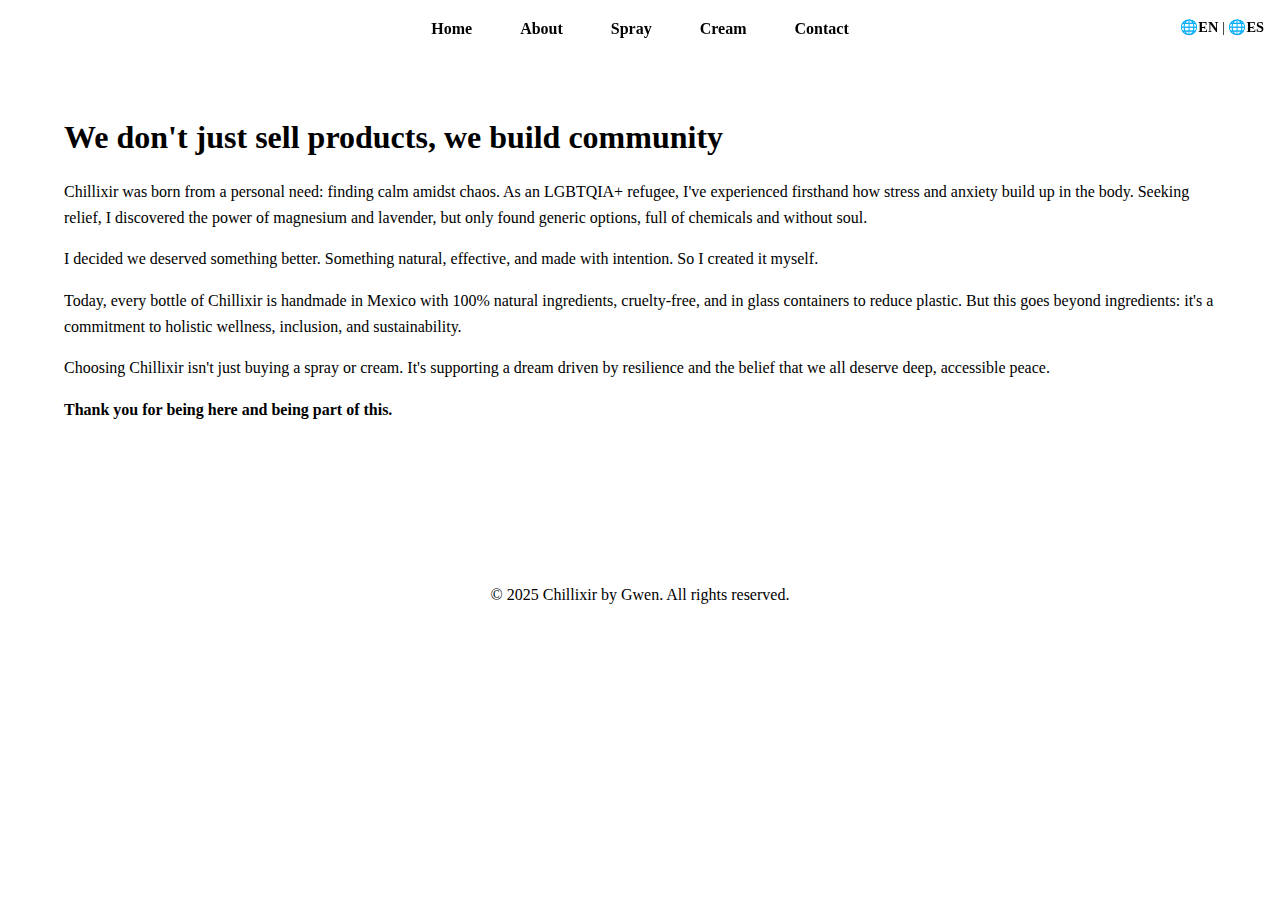
<file: about-me-en.html>
<!DOCTYPE html>
<html lang="en">
<head>
    <meta charset="UTF-8">
    <meta name="viewport" content="width=device-width, initial-scale=1.0">
    <title>About | Chillixir by Gwen</title>
    <link rel="stylesheet" href="styles.css">
</head>
<body>
    <header>  
        <div class="language-switcher">
    <a href="index-en.html">🌐EN</a> | <a href="index.html">🌐ES</a>
        </div>
        <nav>
            <ul>
                <li><a href="index-en.html">Home</a></li>
                <li><a href="about-me-en.html">About</a></li>
                <li><a href="spray-en.html">Spray</a></li>
                <li><a href="cream-en.html">Cream</a></li>
                <li><a href="contact-me-en.html">Contact</a></li>
            </ul>
        </nav>
    </header>

    <main>
        <section class="container">
            <!-- CHANGE THIS ENTIRE SECTION -->
            <h1>We don't just sell products, we build community</h1>
            <p>Chillixir was born from a personal need: finding calm amidst chaos. As an LGBTQIA+ refugee, I've experienced firsthand how stress and anxiety build up in the body. Seeking relief, I discovered the power of magnesium and lavender, but only found generic options, full of chemicals and without soul.</p>
          <!--   <img src="assets/about-placeholder.jpg" alt="A photo of [Your Name]" style="max-width: 400px; margin: 2rem 0;"> -->
            <p>I decided we deserved something better. Something natural, effective, and made with intention. So I created it myself.</p>

<p>Today, every bottle of Chillixir is handmade in Mexico with 100% natural ingredients, cruelty-free, and in glass containers to reduce plastic. But this goes beyond ingredients: it's a commitment to holistic wellness, inclusion, and sustainability.</p>
<p>Choosing Chillixir isn't just buying a spray or cream. It's supporting a dream driven by resilience and the belief that we all deserve deep, accessible peace.</p>
<p><strong>Thank you for being here and being part of this.</strong></p>
        </section>
    </main>

    <footer>
        <div class="container">
            <p>&copy; 2025 Chillixir by Gwen. All rights reserved.</p>
        </div>
    </footer>
</body>

</html>
</file>
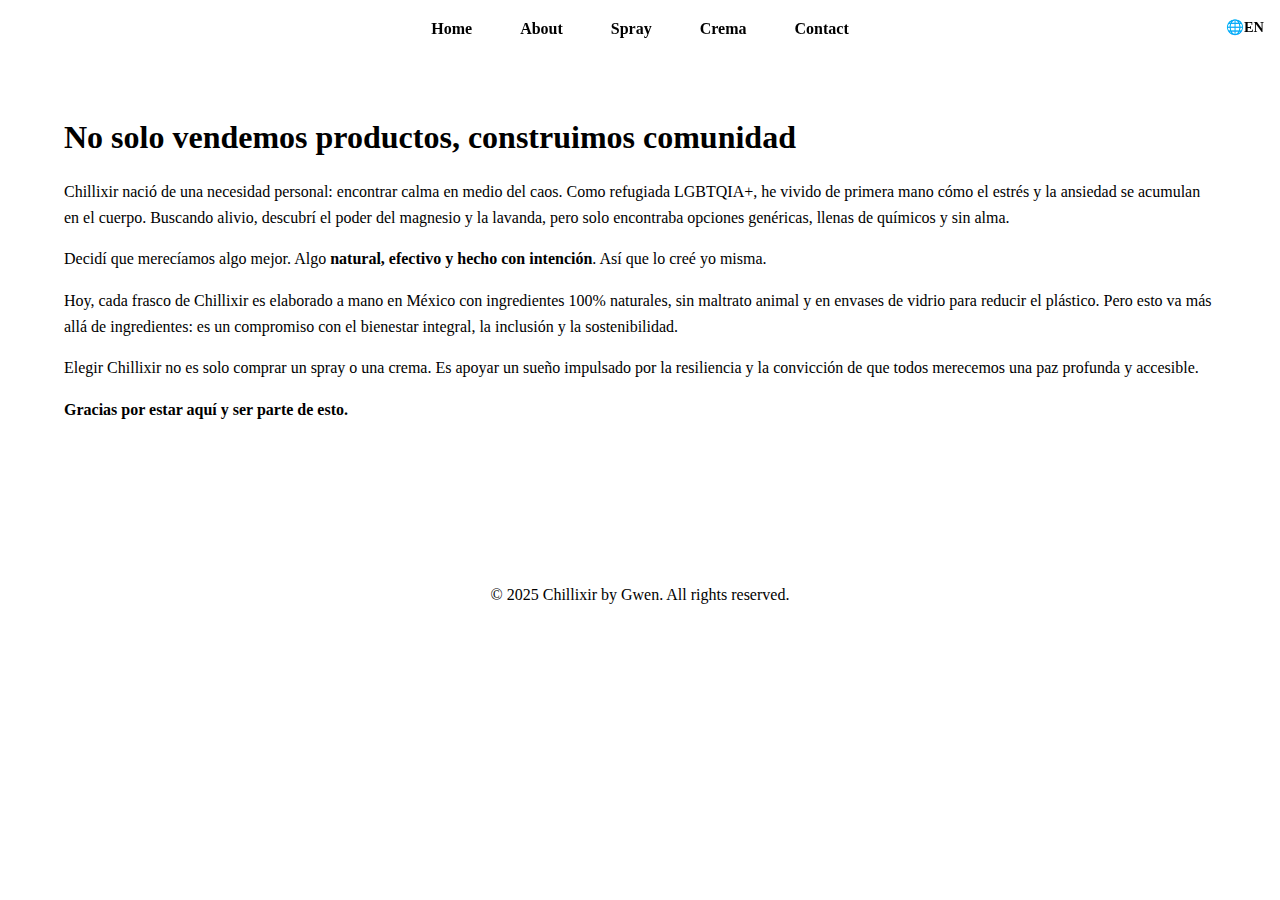
<file: about-me.html>
<!DOCTYPE html>
<html lang="en">
<head>
    <meta charset="UTF-8">
    <meta name="viewport" content="width=device-width, initial-scale=1.0">
    <title>Sobre | Chillixir by Gwen</title>
    <link rel="stylesheet" href="styles.css">
</head>
<body>
    <header>   
        <div class="language-switcher">
    <a href="index-en.html">🌐EN</a>
        </div>
        <nav>
            <ul>
                <li><a href="index.html">Home</a></li>
                <li><a href="about-me.html">About</a></li>
                <li><a href="spray.html">Spray</a></li>
                <li><a href="cream.html">Crema</a></li>
                <li><a href="contact-me.html">Contact</a></li>
            </ul>
        </nav>
    </header>

    <main>
        <section class="container">
            <!-- CHANGE THIS ENTIRE SECTION -->
            <h1>No solo vendemos productos, construimos comunidad</h1>
            <p>Chillixir nació de una necesidad personal: encontrar calma en medio del caos. Como refugiada LGBTQIA+, he vivido de primera mano cómo el estrés y la ansiedad se acumulan en el cuerpo. Buscando alivio, descubrí el poder del magnesio y la lavanda, pero solo encontraba opciones genéricas, llenas de químicos y sin alma.</p>
          <!--   <img src="assets/about-placeholder.jpg" alt="A photo of [Your Name]" style="max-width: 400px; margin: 2rem 0;"> -->

            <p>Decidí que merecíamos algo mejor. Algo <strong>natural, efectivo y hecho con intención</strong>. Así que lo creé yo misma.</p>

    <p>Hoy, cada frasco de Chillixir es elaborado a mano en México con ingredientes 100% naturales, sin maltrato animal y en envases de vidrio para reducir el plástico. Pero esto va más allá de ingredientes: es un compromiso con el bienestar integral, la inclusión y la sostenibilidad.</p>

    <p>Elegir Chillixir no es solo comprar un spray o una crema. Es apoyar un sueño impulsado por la resiliencia y la convicción de que todos merecemos una paz profunda y accesible.</p>

    <p><strong>Gracias por estar aquí y ser parte de esto.</strong></p>
        </section>
    </main>

    <footer>
        <div class="container">
            <p>&copy; 2025 Chillixir by Gwen. All rights reserved.</p>
        </div>
    </footer>
</body>

</html>
</file>
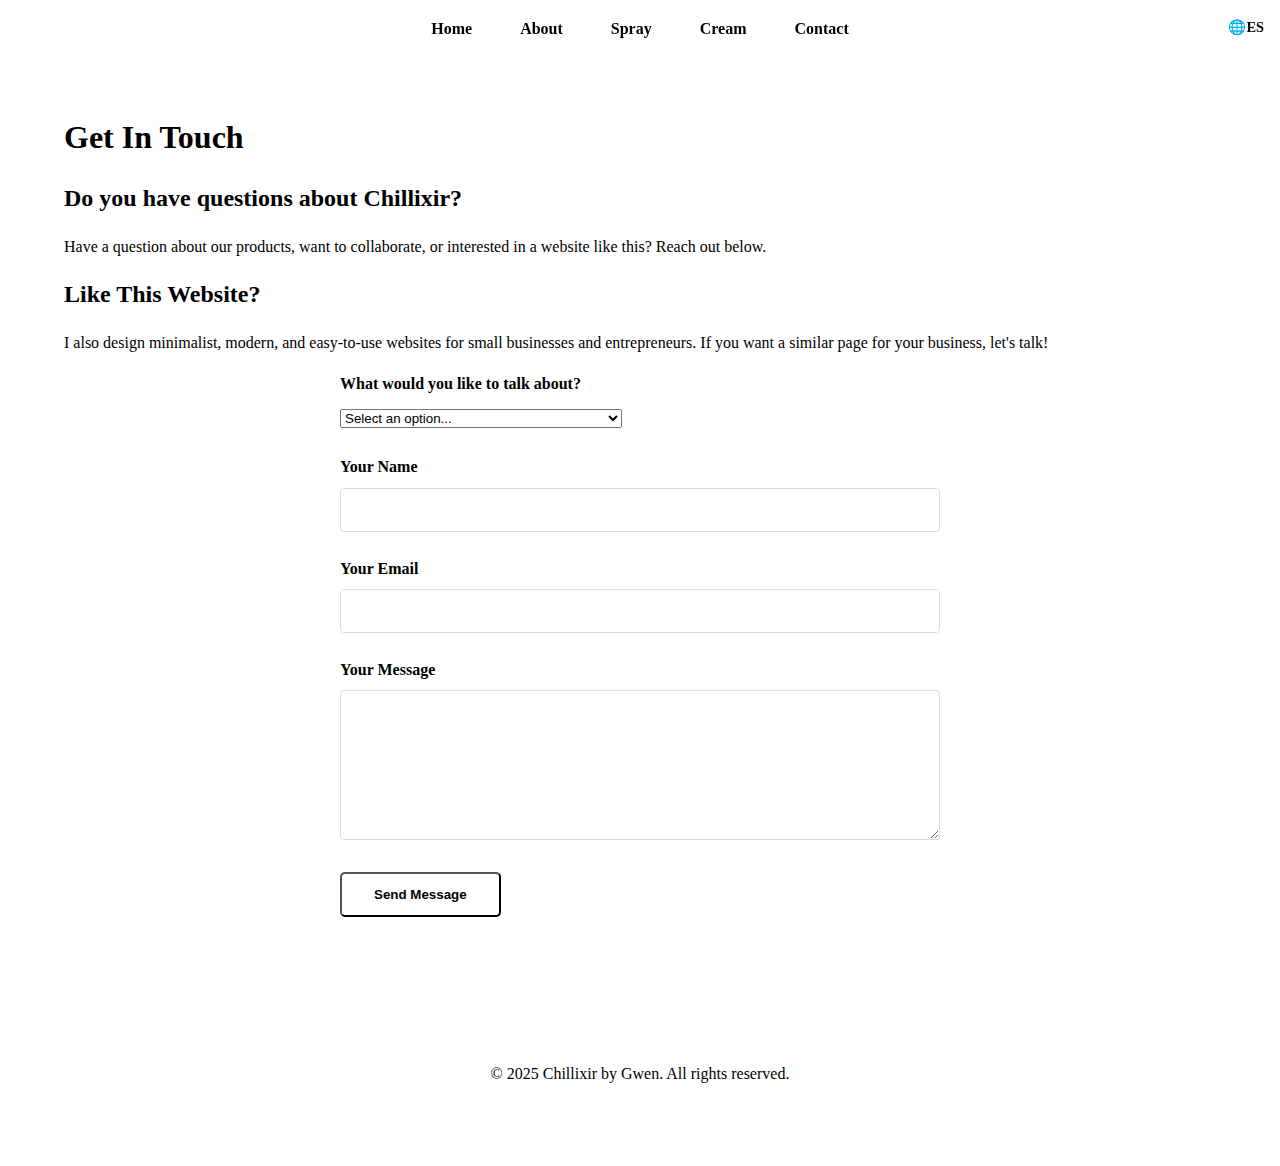
<file: contact-me-en.html>
<!DOCTYPE html>
<html lang="en">
<head>
    <meta charset="UTF-8">
    <meta name="viewport" content="width=device-width, initial-scale=1.0">
    <title>Contact Me | Chillixir by Gwen</title>
    <link rel="stylesheet" href="styles.css">
</head>
<body>
    <header> 
        <div class="language-switcher">
    <a href="contact-me.html">🌐ES</a>
        </div>
        <nav>
            <ul>
                <li><a href="index-en.html">Home</a></li>
                <li><a href="about-me-en.html">About</a></li>
                <li><a href="spray-en.html">Spray</a></li>
                <li><a href="cream-en.html">Cream</a></li>
                <li><a href="contact-me-en.html">Contact</a></li>
            </ul>
        </nav>
    </header>

    <main>
        <section class="container">
           <h1>Get In Touch</h1>
            <!-- <p>Have a question or want to work together? Reach out below.</p>-->
            <h2>Do you have questions about Chillixir?</h2>
<p>Have a question about our products, want to collaborate, or interested in a website like this? Reach out below.</p>
<!-- Your Chillixir Contact Form Here -->

            <h2>Like This Website?</h2>
<p>I also design minimalist, modern, and easy-to-use websites for small businesses and entrepreneurs. If you want a similar page for your business, let's talk!</p>
<!-- Your Web Design Contact Form Here -->

           <form class="contact-form" action="https://formspree.io/f/your-form-id" method="POST">
    <div class="form-group">
        <label for="reason">What would you like to talk about?</label>
        <select id="reason" name="reason" required>
            <option value="" disabled selected>Select an option...</option>
            <option value="chillixir-product">Questions about Chillixir</option>
            <option value="chillixir-order">Issues with my Chillixir product</option>
            <option value="web-design">I am interested in a website for my business</option>
        </select>
    </div>
    <!-- The rest of your normal form fields (name, email, message) go here -->
            <!-- CHANGE THE FORM ACTION TO YOUR FORM PROCESSING SCRIPT (e.g., Formspree) -->
            <form class="contact-form" action="https://formspree.io/f/your-form-id" method="POST">
                <div class="form-group">
                    <label for="name">Your Name</label>
                    <input type="text" id="name" name="name" required>
                </div>
                <div class="form-group">
                    <label for="email">Your Email</label>
                    <input type="email" id="email" name="email" required>
                </div>
                <div class="form-group">
                    <label for="message">Your Message</label>
                    <textarea id="message" name="message" required></textarea>
                </div>
                      <form action="https://formspree.io/f/mpwryarl" method="POST">
  <!-- Your form fields -->
                <button type="submit" class="btn">Send Message</button>
            </form>
        </section>
    </main>

    <footer>
        <div class="container">
            <p>&copy; 2025 Chillixir by Gwen. All rights reserved.</p>
        </div>
    </footer>
</body>

</html>
</file>
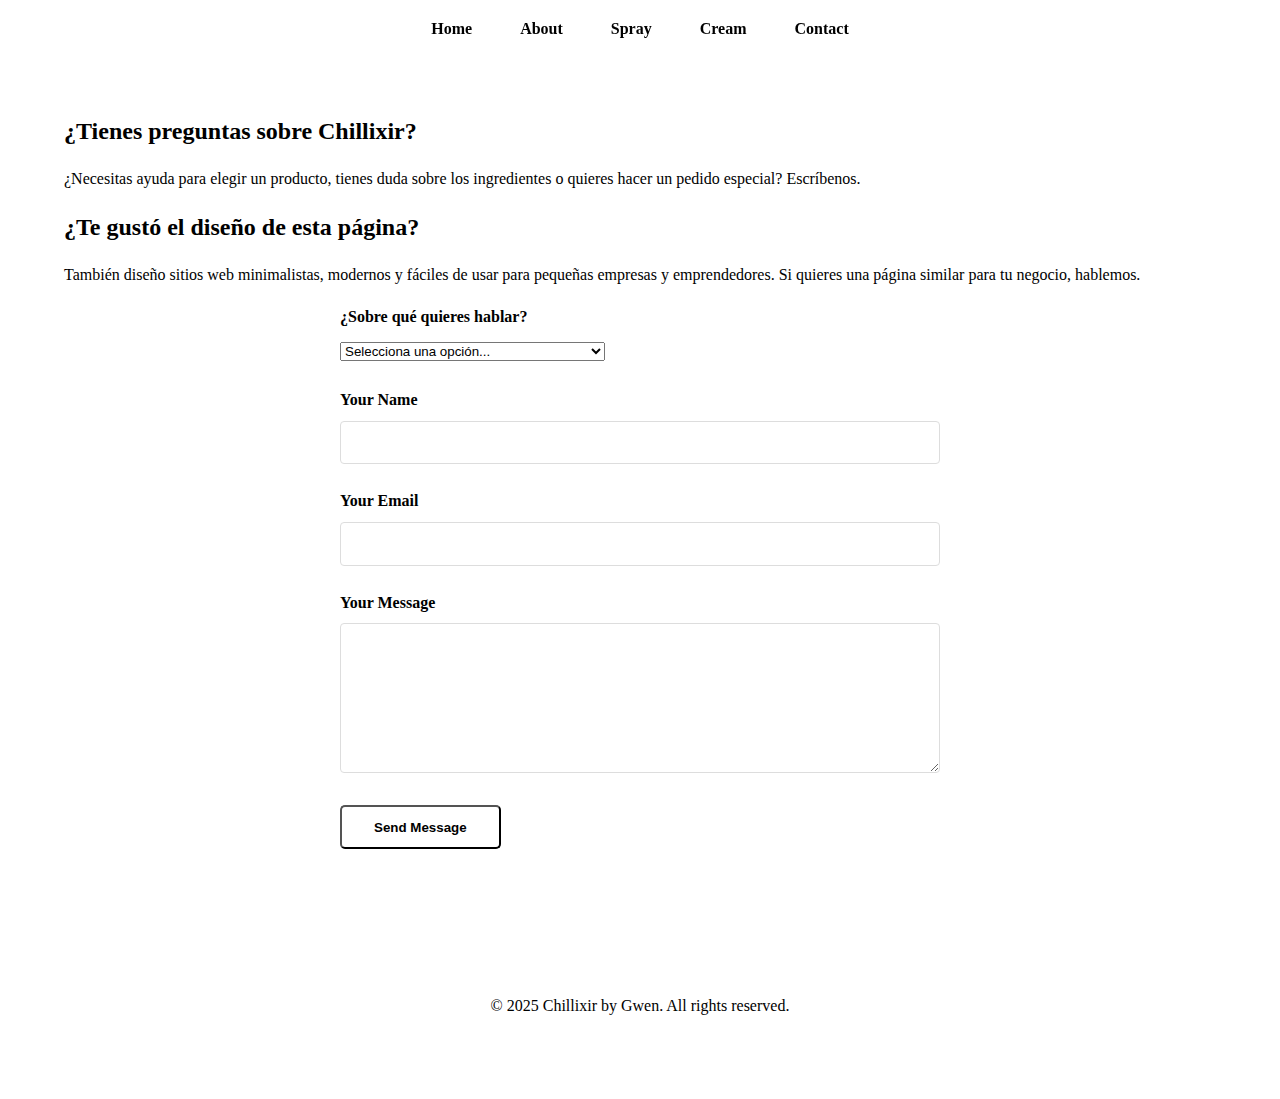
<file: contact-me.html>
<!DOCTYPE html>
<html lang="en">
<head>
    <meta charset="UTF-8">
    <meta name="viewport" content="width=device-width, initial-scale=1.0">
    <title>Contact Me | Chillixir by Gwen</title>
    <link rel="stylesheet" href="styles.css">
</head>
<body>
    <header>
        <nav>
            <ul>
                <li><a href="index.html">Home</a></li>
                <li><a href="about-me.html">About</a></li>
                <li><a href="spray.html">Spray</a></li>
                <li><a href="cream.html">Cream</a></li>
                <li><a href="contact-me.html">Contact</a></li>
            </ul>
        </nav>
    </header>

    <main>
        <section class="container">
           <!-- <h1>Get In Touch</h1>
            <p>Have a question or want to work together? Reach out below.</p>-->
            <h2>¿Tienes preguntas sobre Chillixir?</h2>
<p>¿Necesitas ayuda para elegir un producto, tienes duda sobre los ingredientes o quieres hacer un pedido especial? Escríbenos.</p>
<!-- Your Chillixir Contact Form Here -->

            <h2>¿Te gustó el diseño de esta página?</h2>
<p>También diseño sitios web minimalistas, modernos y fáciles de usar para pequeñas empresas y emprendedores. Si quieres una página similar para tu negocio, hablemos.</p>
<!-- Your Web Design Contact Form Here -->

           <form class="contact-form" action="https://formspree.io/f/your-form-id" method="POST">
    <div class="form-group">
        <label for="reason">¿Sobre qué quieres hablar?</label>
        <select id="reason" name="reason" required>
            <option value="" disabled selected>Selecciona una opción...</option>
            <option value="chillixir-product">Pregunta sobre productos Chillixir</option>
            <option value="chillixir-order">Problema con mi pedido de Chillixir</option>
            <option value="web-design">Me interesa un sitio web para mi negocio</option>
        </select>
    </div>
    <!-- The rest of your normal form fields (name, email, message) go here -->
            <!-- CHANGE THE FORM ACTION TO YOUR FORM PROCESSING SCRIPT (e.g., Formspree) -->
            <form class="contact-form" action="https://formspree.io/f/your-form-id" method="POST">
                <div class="form-group">
                    <label for="name">Your Name</label>
                    <input type="text" id="name" name="name" required>
                </div>
                <div class="form-group">
                    <label for="email">Your Email</label>
                    <input type="email" id="email" name="email" required>
                </div>
                <div class="form-group">
                    <label for="message">Your Message</label>
                    <textarea id="message" name="message" required></textarea>
                </div>
                <button type="submit" class="btn">Send Message</button>
            </form>
        </section>
    </main>

    <footer>
        <div class="container">
            <p>&copy; 2025 Chillixir by Gwen. All rights reserved.</p>
        </div>
    </footer>
</body>

</html>
</file>
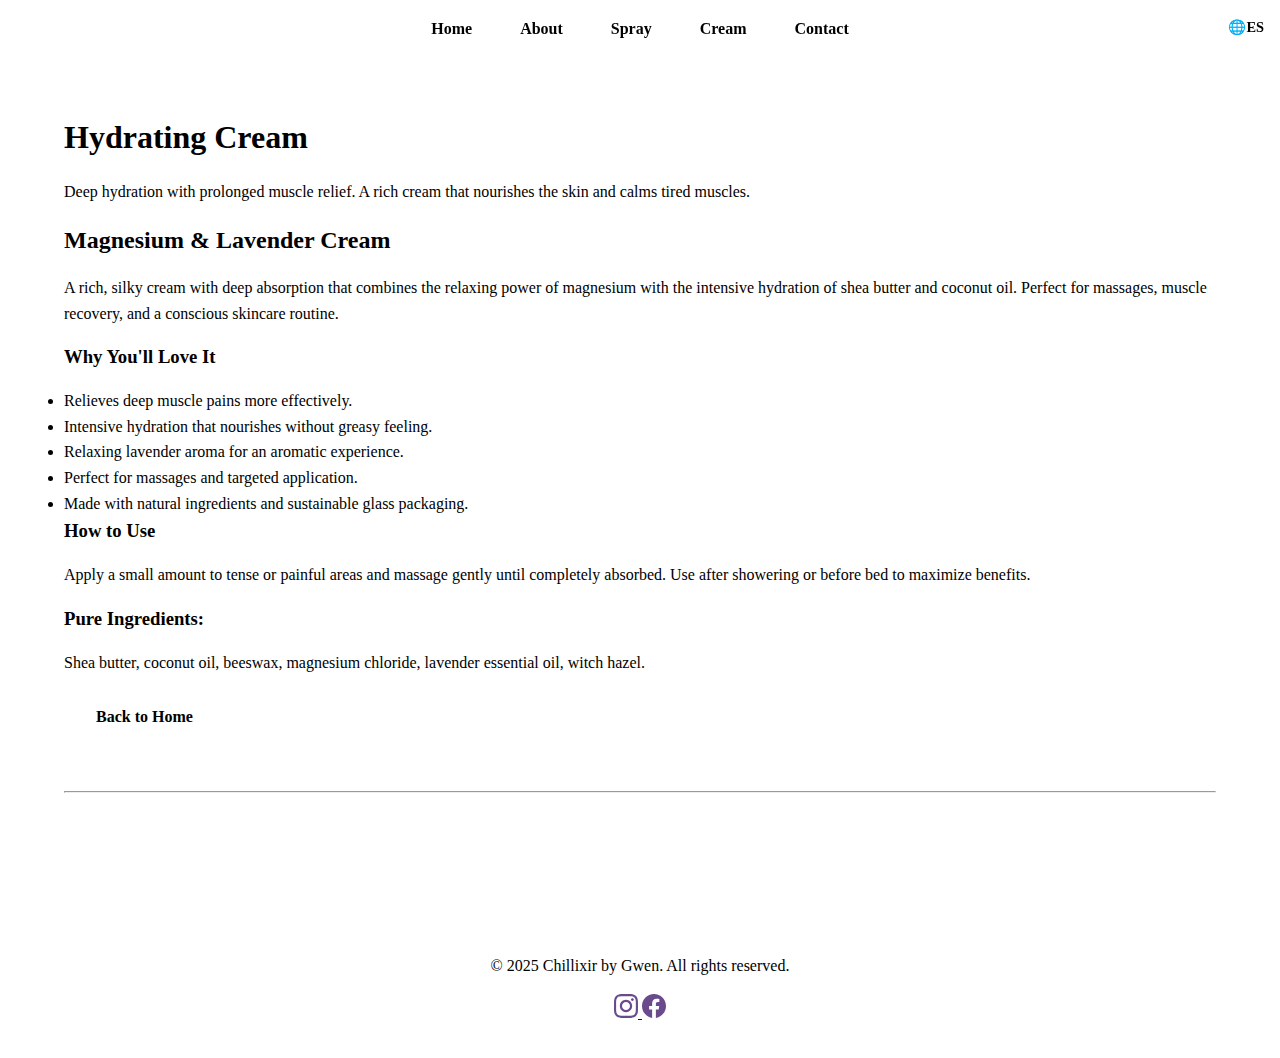
<file: cream-en.html>
<!DOCTYPE html>
<html lang="en">

<head>
    <meta charset="UTF-8">
    <meta name="viewport" content="width=device-width, initial-scale=1.0">
    <title>Cream | Chillixir by Gwen</title>
    <link rel="stylesheet" href="styles.css">
</head>
<body>
    <header>     
        <div class="language-switcher">
    <a href="cream.html">🌐ES</a>
        </div>
        <nav>
            <ul>
                <li><a href="index-en.html">Home</a></li>
                <li><a href="about-me-en.html">About</a></li>
                <li><a href="spray-en.html">Spray</a></li>
                <li><a href="cream-en.html">Cream</a></li>
                <li><a href="contact-me-en.html">Contact</a></li>
            </ul>
        </nav>
    </header>

    <main>
        <section class="container">
            <h1>Hydrating Cream</h1>
            <p>Deep hydration with prolonged muscle relief. A rich cream that nourishes the skin and calms tired muscles.</p>

            <!-- PROJECT 1 
            <div class="item" id="cream.html">
                <!-- CHANGE IMAGE, TITLE, DESCRIPTION -->
            <!--     <img src="assets/project1-large.jpg" alt="Full view of Project One" style="width: 100%; margin-bottom: 1rem;"> -->
               <h2>Magnesium & Lavender Cream</h2>
<p>A rich, silky cream with deep absorption that combines the relaxing power of magnesium with the intensive hydration of shea butter and coconut oil. Perfect for massages, muscle recovery, and a conscious skincare routine.</p>

<!-- Key Benefits List -->
<h3>Why You'll Love It</h3>
<ul>
    <li>Relieves deep muscle pains more effectively.</li>
    <li>Intensive hydration that nourishes without greasy feeling.</li>
    <li>Relaxing lavender aroma for an aromatic experience.</li>
    <li>Perfect for massages and targeted application.</li>
    <li>Made with natural ingredients and sustainable glass packaging.</li>
</ul>

<!-- How to Use -->
<h3>How to Use</h3>
<p>Apply a small amount to tense or painful areas and massage gently until completely absorbed. Use after showering or before bed to maximize benefits.</p>

<!-- Ingredients -->
<h3>Pure Ingredients:</h3>
<p>Shea butter, coconut oil, beeswax, magnesium chloride, lavender essential oil, witch hazel.</p>
                <a href="index.html" class="btn">Back to Home</a>
            </div>

            <hr style="margin: 3rem 0;">

            <!-- PROJECT 2 
            <div class="item" id="project2">
                <img src="assets/project2-large.jpg" alt="Full view of Project Two" style="width: 100%; margin-bottom: 1rem;">
                <h2>Project Two Title</h2>
                <p>A comprehensive description of your second project.</p>
                <a href="index.html" class="btn">Back to Home</a>
            </div>

            <!-- Add more projects as needed -->

        </section>
    </main>

    <footer>
            <!-- CHANGE COPYRIGHT INFO -->
            <p>&copy; 2025 Chillixir by Gwen. All rights reserved.</p>
        <div class="social-links">
    <!-- Instagram SVG Icon -->
    <a href="https://instagram.com/chillixirbygwen" target="_blank" aria-label="Instagram">
        <svg role="img" viewBox="0 0 24 24" xmlns="http://www.w3.org/2000/svg" width="24" height="24" fill="#6a4a8c"><title>Instagram icon</title><path d="M12 0C8.74 0 8.333.015 7.053.072 5.775.132 4.905.333 4.14.63c-.789.306-1.459.717-2.126 1.384S.935 3.35.63 4.14C.333 4.905.131 5.775.072 7.053.012 8.333 0 8.74 0 12s.015 3.667.072 4.947c.06 1.277.261 2.148.558 2.913.306.788.717 1.459 1.384 2.126.667.666 1.336 1.079 2.126 1.384.766.296 1.636.499 2.913.558C8.333 23.988 8.74 24 12 24s3.667-.015 4.947-.072c1.277-.06 2.148-.262 2.913-.558.788-.306 1.459-.718 2.126-1.384.666-.667 1.079-1.335 1.384-2.126.296-.765.499-1.636.558-2.913.06-1.28.072-1.687.072-4.947s-.015-3.667-.072-4.947c-.06-1.277-.262-2.149-.558-2.913-.306-.789-.718-1.459-1.384-2.126C21.319 1.347 20.651.935 19.86.63c-.765-.297-1.636-.499-2.913-.558C15.667.012 15.26 0 12 0zm0 2.16c3.203 0 3.585.016 4.85.071 1.17.055 1.805.249 2.227.415.562.217.96.477 1.382.896.419.42.679.819.896 1.381.164.422.36 1.057.413 2.227.057 1.266.07 1.646.07 4.85s-.015 3.585-.074 4.85c-.061 1.17-.256 1.805-.421 2.227-.224.562-.479.96-.899 1.382-.419.419-.824.679-1.38.896-.42.164-1.065.36-2.235.413-1.274.057-1.649.07-4.859.07-3.211 0-3.586-.015-4.859-.074-1.171-.061-1.816-.256-2.236-.421-.569-.224-.96-.479-1.379-.899-.421-.419-.69-.824-.9-1.38-.165-.42-.359-1.065-.42-2.235-.045-1.26-.061-1.649-.061-4.844 0-3.196.016-3.586.061-4.861.061-1.17.255-1.814.42-2.234.21-.57.479-.96.9-1.381.419-.419.81-.689 1.379-.898.42-.166 1.051-.361 2.221-.421 1.275-.045 1.65-.06 4.859-.06l.045.03zm0 3.678c-3.405 0-6.162 2.76-6.162 6.162 0 3.405 2.76 6.162 6.162 6.162 3.405 0 6.162-2.76 6.162-6.162 0-3.405-2.76-6.162-6.162-6.162zM12 16c-2.21 0-4-1.79-4-4s1.79-4 4-4 4 1.79 4 4-1.79 4-4 4zm7.846-10.405c0 .795-.646 1.44-1.44 1.44-.795 0-1.44-.646-1.44-1.44 0-.794.646-1.439 1.44-1.439.793-.001 1.44.645 1.44 1.439z"/></svg>
    </a>

    <!-- Facebook SVG Icon -->
    <a href="https://facebook.com/chillixirbygwen" target="_blank" aria-label="Facebook">
        <svg role="img" viewBox="0 0 24 24" xmlns="http://www.w3.org/2000/svg" width="24" height="24" fill="#6a4a8c"><title>Facebook icon</title><path d="M24 12.073c0-6.627-5.373-12-12-12s-12 5.373-12 12c0 5.99 4.388 10.954 10.125 11.854v-8.385H7.078v-3.47h3.047V9.43c0-3.007 1.792-4.669 4.533-4.669 1.312 0 2.686 0.235 2.686 0.235v2.953H15.83c-1.491 0-1.956 0.925-1.956 1.874v2.25h3.328l-0.532 3.47h-2.796v8.385C19.612 23.027 24 18.062 24 12.073z"/></svg>
    </a>
</div>
    </footer>
</body>

</html>
</file>
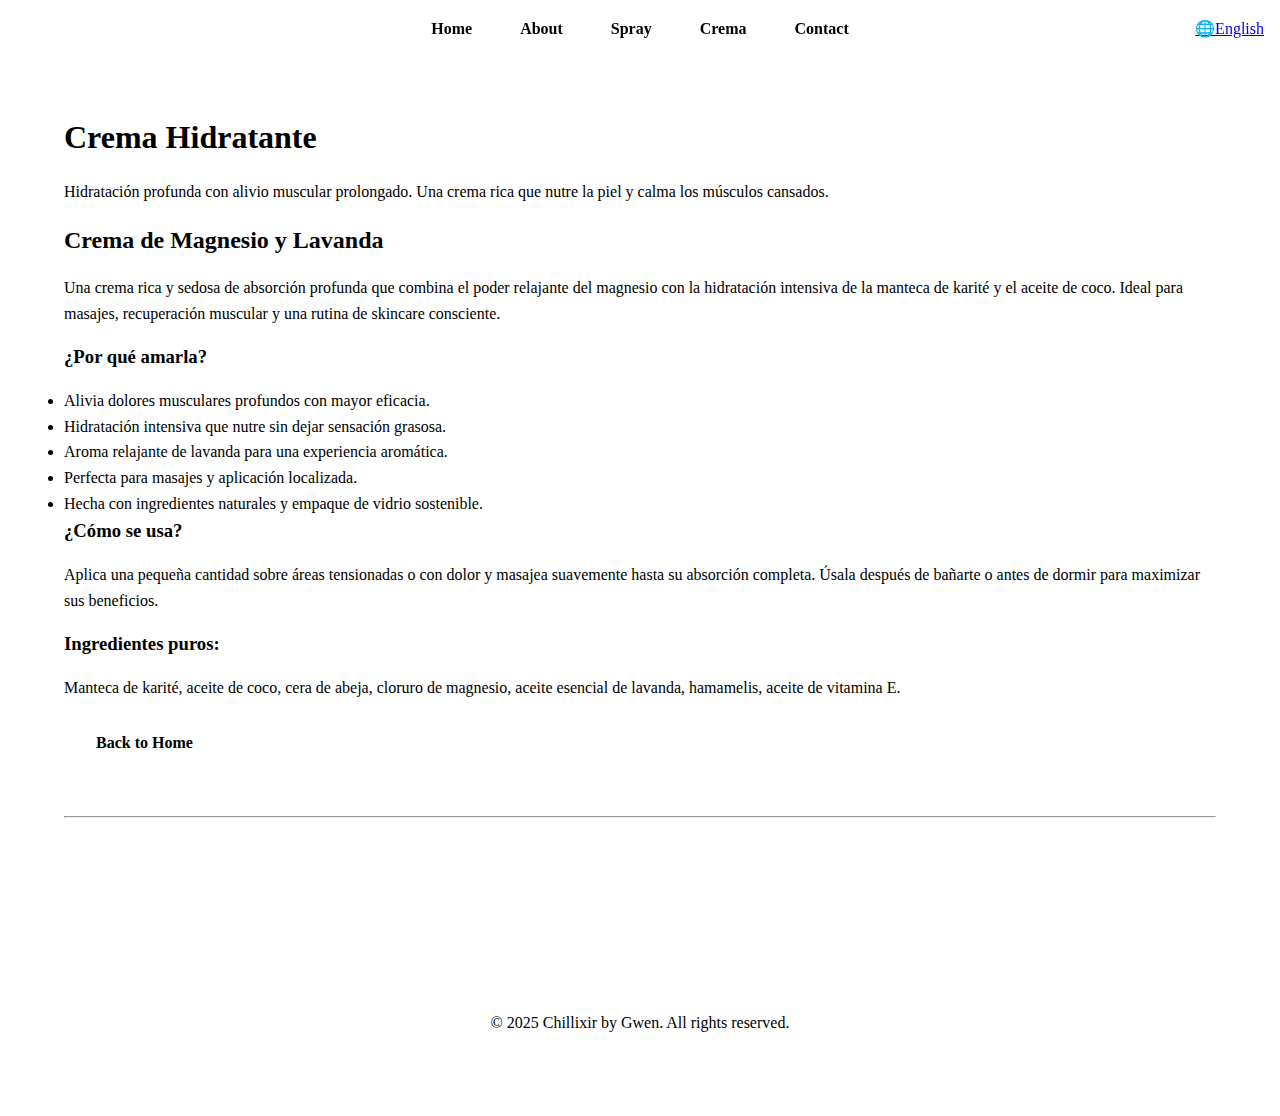
<file: cream.html>
<!DOCTYPE html>
<html lang="en">

<head>
    <meta charset="UTF-8">
    <meta name="viewport" content="width=device-width, initial-scale=1.0">
    <title>Crema | Chillixir by Gwen</title>
    <link rel="stylesheet" href="styles.css">
</head>
<body>
    <header>      
        <a href="cream-en.html" style="position: absolute; top: 1rem; right: 1rem;">🌐English</a>

        <nav>
            <ul>
                <li><a href="index.html">Home</a></li>
                <li><a href="about-me.html">About</a></li>
                <li><a href="spray.html">Spray</a></li>
                <li><a href="cream.html">Crema</a></li>
                <li><a href="contact-me.html">Contact</a></li>
            </ul>
        </nav>
    </header>

    <main>
        <section class="container">
            <h1>Crema Hidratante</h1>
            <p>Hidratación profunda con alivio muscular prolongado. Una crema rica que nutre la piel y calma los músculos cansados.</p>

            <!-- PROJECT 1 
            <div class="item" id="cream.html">
                <!-- CHANGE IMAGE, TITLE, DESCRIPTION -->
            <!--     <img src="assets/project1-large.jpg" alt="Full view of Project One" style="width: 100%; margin-bottom: 1rem;"> -->
               <h2>Crema de Magnesio y Lavanda</h2>
<p>Una crema rica y sedosa de absorción profunda que combina el poder relajante del magnesio con la hidratación intensiva de la manteca de karité y el aceite de coco. Ideal para masajes, recuperación muscular y una rutina de skincare consciente.</p>

<!-- Key Benefits List -->
<h3>¿Por qué amarla?</h3>
<ul>
    <li>Alivia dolores musculares profundos con mayor eficacia.</li>
    <li>Hidratación intensiva que nutre sin dejar sensación grasosa.</li>
    <li>Aroma relajante de lavanda para una experiencia aromática.</li>
    <li>Perfecta para masajes y aplicación localizada.</li>
    <li>Hecha con ingredientes naturales y empaque de vidrio sostenible.</li>
</ul>

<!-- How to Use -->
<h3>¿Cómo se usa?</h3>
<p>Aplica una pequeña cantidad sobre áreas tensionadas o con dolor y masajea suavemente hasta su absorción completa. Úsala después de bañarte o antes de dormir para maximizar sus beneficios.</p>

<!-- Ingredients -->
<h3>Ingredientes puros:</h3>
<p>Manteca de karité, aceite de coco, cera de abeja, cloruro de magnesio, aceite esencial de lavanda, hamamelis, aceite de vitamina E.</p>

                <a href="index.html" class="btn">Back to Home</a>
            </div>

            <hr style="margin: 3rem 0;">

            <!-- PROJECT 2 
            <div class="item" id="project2">
                <img src="assets/project2-large.jpg" alt="Full view of Project Two" style="width: 100%; margin-bottom: 1rem;">
                <h2>Project Two Title</h2>
                <p>A comprehensive description of your second project.</p>
                <a href="index.html" class="btn">Back to Home</a>
            </div>

            <!-- Add more projects as needed -->

        </section>
    </main>

    <footer>
        <div class="container">
            <p>&copy; 2025 Chillixir by Gwen. All rights reserved.</p>
        </div>
    </footer>
</body>

</html>
</file>
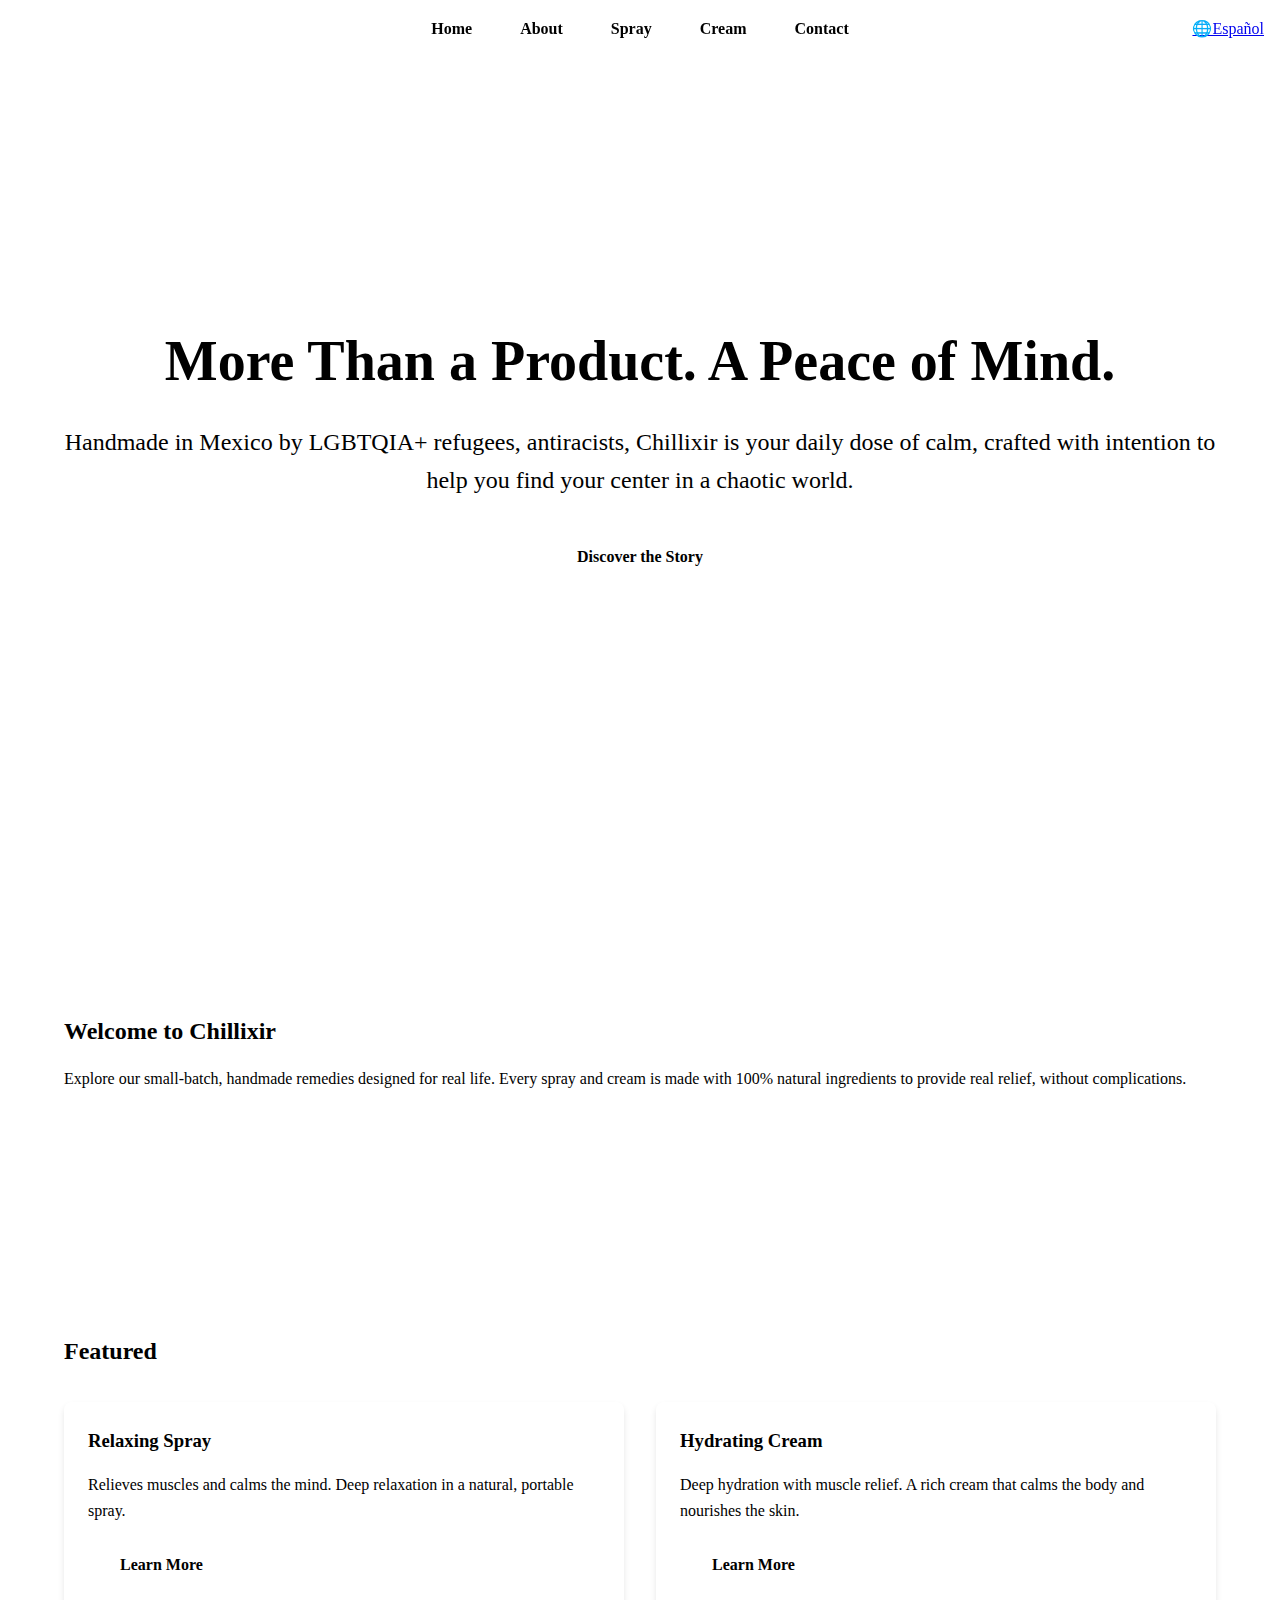
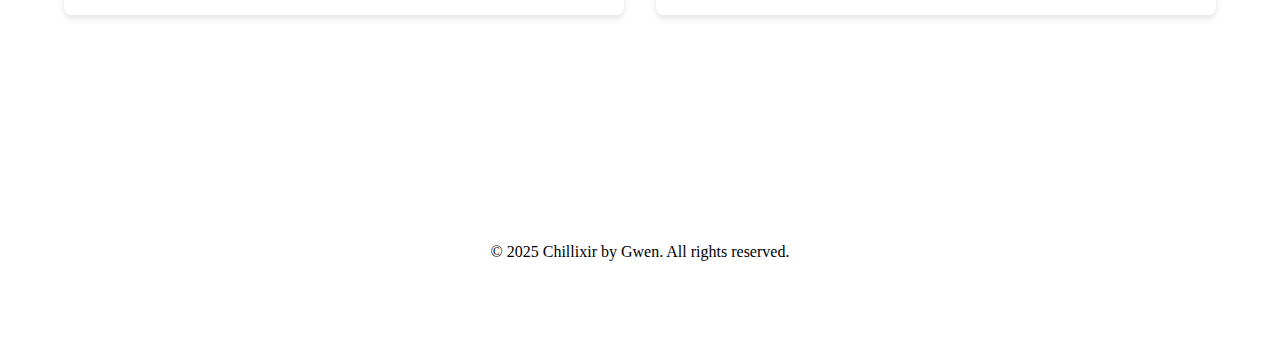
<file: index-en.html>
<!DOCTYPE html>
<html lang="en">
<head>
    <meta charset="UTF-8">
    <meta name="viewport" content="width=device-width, initial-scale=1.0">
    <!-- CHANGE TITLE FOR SEO & BROWSER TAB -->
    <title>Chillixir by Gwen</title>
    <link rel="stylesheet" href="styles.css">
    <!-- Optional: Link to Google Fonts if not using Georgia/Helvetica -->
</head>
<body>    

    <!-- ======= HEADER / NAVIGATION ======= -->
    <header>    
        <a href="index-en.html" style="position: absolute; top: 1rem; right: 1rem;">🌐Español</a>

        <nav>
            <ul>
                <!-- UPDATE HREF IF PAGE NAMES CHANGE -->
                <li><a href="index-en.html">Home</a></li>
                <li><a href="about-me-en.html">About</a></li>
                <li><a href="spray-en.html">Spray</a></li>
                <li><a href="cream-en.html">Cream</a></li>
                <li><a href="contact-me-en.html">Contact</a></li>
            </ul>
        </nav>
    </header>

    <!-- ======= HERO SECTION ======= -->
    <section class="hero">
        <div class="container">
            <!-- CHANGE CLIENT NAME & TAGLINE or HEADLINE-->
            <h1>More Than a Product. A Peace of Mind.</h1>
            <!-- SUBHEADLINE-->
            <p>Handmade in Mexico by LGBTQIA+ refugees, antiracists, Chillixir is your daily dose of calm, crafted with intention to help you find your center in a chaotic world.</p>
            <!-- CHANGE BUTTON TEXT & LINK (e.g., link to #projects or projects.html) -->
            <a href="about-me.html" class="btn">Discover the Story</a>
        </div>
    </section>

    <!-- ======= INTRODUCTION SECTION ======= -->
    <section>
        <div class="container">
            <!-- CHANGE THIS INTRO TEXT -->
            <h2>Welcome to Chillixir</h2>
            <p>Explore our small-batch, handmade remedies designed for real life. Every spray and cream is made with 100% natural ingredients to provide real relief, without complications.</p>
        </div>
    </section>

    <!-- ======= PREVIEW OF WORK/PRODUCTS ======= -->
    <section>
        <div class="container">
            <h2>Featured</h2>
            <div class="items-grid">
                <!-- ITEM 1 -->
                <div class="item">
                    <!-- CHANGE IMAGE SOURCE, ALT TEXT, TITLE, DESCRIPTION -->
                   <!-- <img src="assets/placeholder1.jpg" alt="sprays.html"> -->
                    <h3>Relaxing Spray</h3>
                    <p>Relieves muscles and calms the mind. Deep relaxation in a natural, portable spray.</p>
                    <a href="spray-en.html" class="btn">Learn More</a>
                </div>
                <!-- ITEM 2 -->
                <div class="item">
                   <!-- <img src="assets/placeholder2.jpg" alt="creams.html"> -->
                    <h3>Hydrating Cream</h3>
                    <p>Deep hydration with muscle relief. A rich cream that calms the body and nourishes the skin.</p>
                    <a href="cream-en.html" class="btn">Learn More</a>
                </div>
                <!-- ITEM 3 -->
                <!-- <div class="item">
                    <img src="assets/placeholder3.jpg" alt="Description of Project 3">
                    <h3>Project Three</h3>
                    <p>A brief description of this amazing project.</p>
                    <a href="projects.html#project3" class="btn">Learn More</a>
                </div> -->
            </div>
        </div>
    </section>

    <!-- ======= FOOTER ======= -->
    <footer>
        <div class="container">
            <!-- CHANGE COPYRIGHT INFO -->
            <p>&copy; 2025 Chillixir by Gwen. All rights reserved.</p>
        </div>
    </footer>
</body>

</html>
</file>
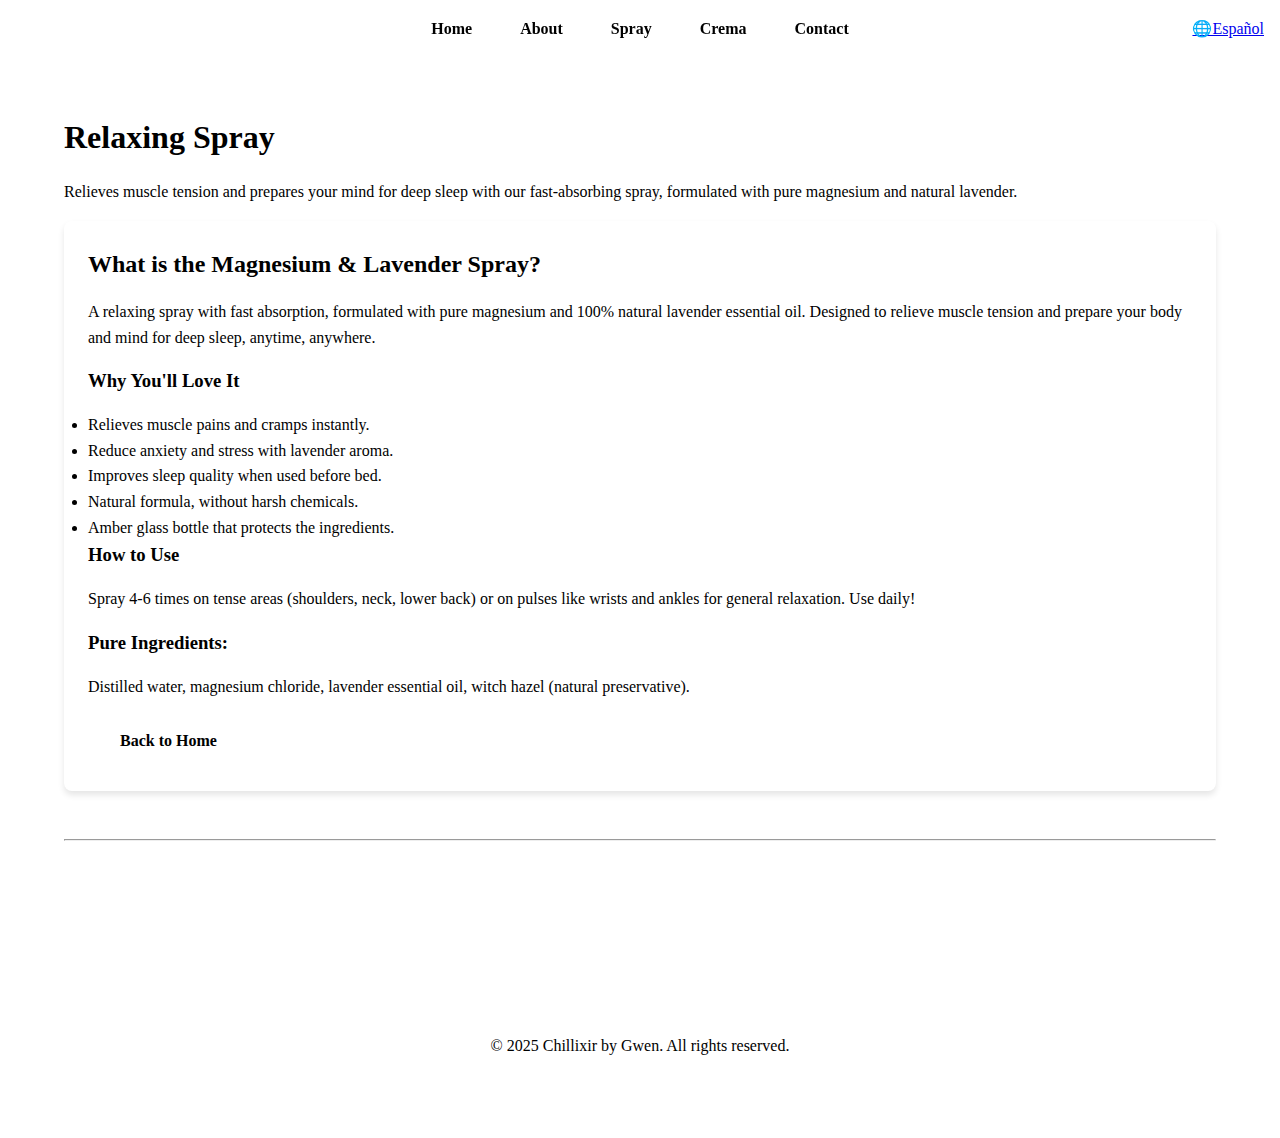
<file: spray-en.html>
<!DOCTYPE html>
<html lang="en">
<head>
    <meta charset="UTF-8">
    <meta name="viewport" content="width=device-width, initial-scale=1.0">
    <title>Spray | Chillixir by Gwen</title>
    <link rel="stylesheet" href="styles.css">
</head>
<body>
  <a href="spray.html" style="position: absolute; top: 1rem; right: 1rem;">🌐Español</a>
    <header>
        <nav>
            <ul>
                <li><a href="index.html">Home</a></li>
                <li><a href="about-me.html">About</a></li>
                <li><a href="spray.html">Spray</a></li>
                <li><a href="cream.html">Crema</a></li>
                <li><a href="contact-me.html">Contact</a></li>
            </ul>
        </nav>
    </header>

    <main>
        <section class="container">
            <h1>Relaxing Spray</h1>
            <p>Relieves muscle tension and prepares your mind for deep sleep with our fast-absorbing spray, formulated with pure magnesium and natural lavender.</p>

            <!-- PROJECT 1 -->
            <div class="item" id="spray.html">
                <!-- CHANGE IMAGE, TITLE, DESCRIPTION -->
             <!--   <img src="assets/project1-large.jpg" alt="Full view of Project One" style="width: 100%; margin-bottom: 1rem;"> -->
                <h2>What is the Magnesium & Lavender Spray?</h2>
                <p>A relaxing spray with fast absorption, formulated with pure magnesium and 100% natural lavender essential oil. Designed to relieve muscle tension and prepare your body and mind for deep sleep, anytime, anywhere.</p>

                
<!-- Key Benefits List -->
<h3>Why You'll Love It</h3>
<ul>
    <li>Relieves muscle pains and cramps instantly.</li>
    <li>Reduce anxiety and stress with lavender aroma.</li>
    <li>Improves sleep quality when used before bed.</li>
    <li>Natural formula, without harsh chemicals.</li>
    <li>Amber glass bottle that protects the ingredients.</li>
</ul>

<!-- How to Use -->
<h3>How to Use</h3>
<p>Spray 4-6 times on tense areas (shoulders, neck, lower back) or on pulses like wrists and ankles for general relaxation. Use daily!</p>

<!-- Ingredients -->
<h3>Pure Ingredients:</h3>
<p>Distilled water, magnesium chloride, lavender essential oil, witch hazel (natural preservative).</p>

                
                <a href="index.html" class="btn">Back to Home</a>
            </div>

            <hr style="margin: 3rem 0;">

            <!-- PROJECT 2 
            <div class="item" id="project2">
                <img src="assets/project2-large.jpg" alt="Full view of Project Two" style="width: 100%; margin-bottom: 1rem;">
                <h2>Project Two Title</h2>
                <p>A comprehensive description of your second project.</p>
                <a href="index.html" class="btn">Back to Home</a>
            </div>

            <!-- Add more projects as needed -->

        </section>
    </main>

    <footer>
        <div class="container">
            <p>&copy; 2025 Chillixir by Gwen. All rights reserved.</p>
        </div>
    </footer>
</body>

</html>
</file>
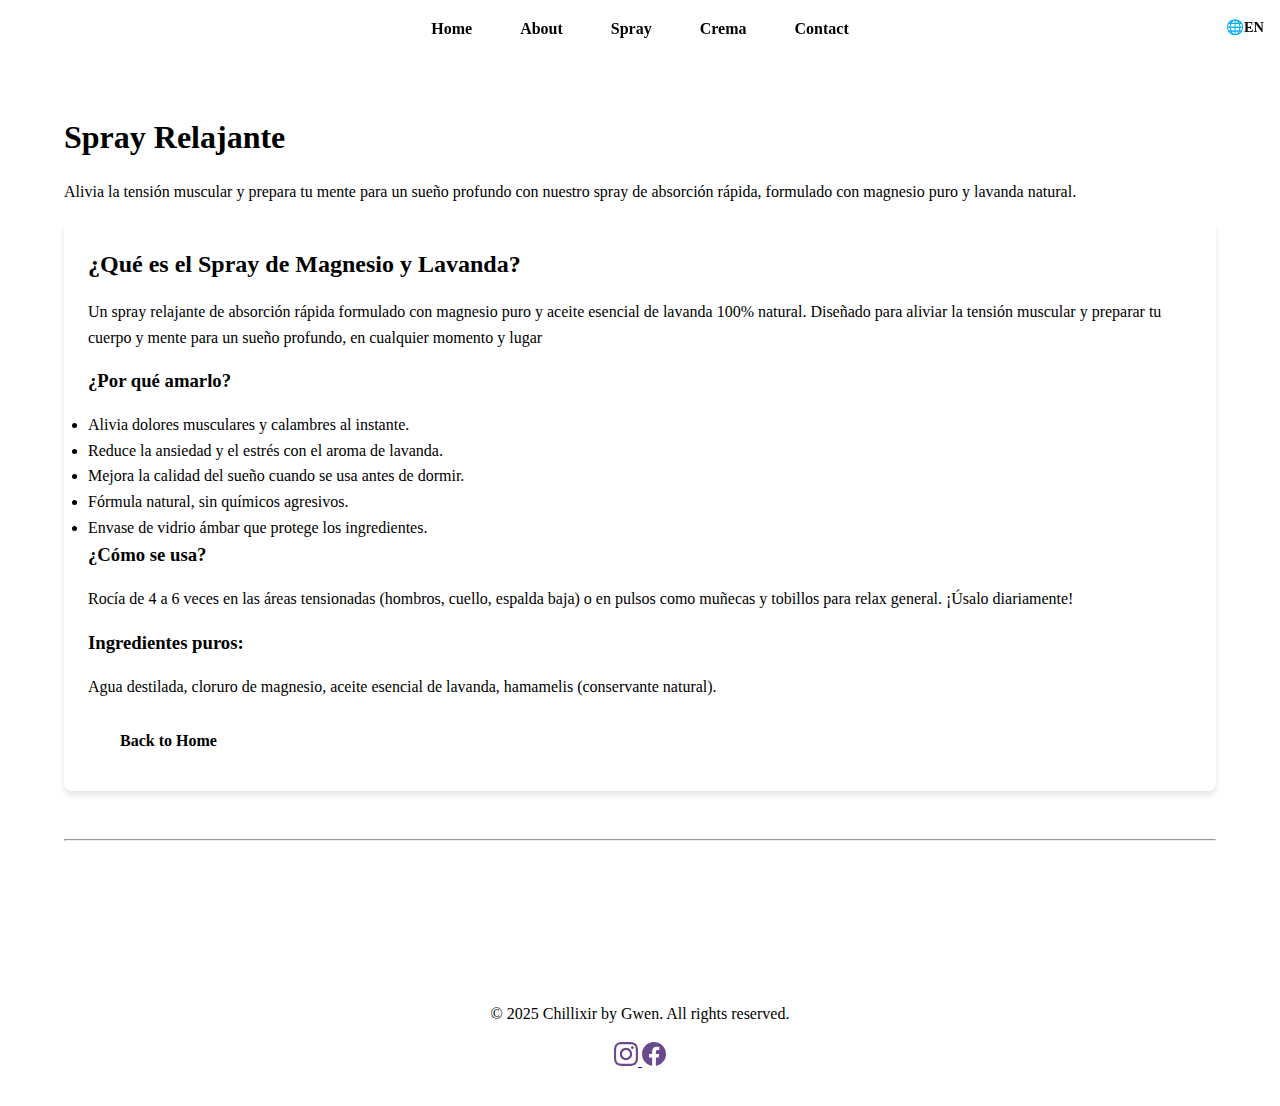
<file: spray.html>
<!DOCTYPE html>
<html lang="en">

<head>
    <meta charset="UTF-8">
    <meta name="viewport" content="width=device-width, initial-scale=1.0">
    <title>Spray | Chillixir by Gwen</title>
    <link rel="stylesheet" href="styles.css">
</head>
<body>
    <header>      
        <div class="language-switcher">
    <a href="spray-en.html">🌐EN</a>
        </div>
        <nav>
            <ul>
                <li><a href="index.html">Home</a></li>
                <li><a href="about-me.html">About</a></li>
                <li><a href="spray.html">Spray</a></li>
                <li><a href="cream.html">Crema</a></li>
                <li><a href="contact-me.html">Contact</a></li>
            </ul>
        </nav>
    </header>

    <main>
        <section class="container">
            <h1>Spray Relajante</h1>
            <p>Alivia la tensión muscular y prepara tu mente para un sueño profundo con nuestro spray de absorción rápida, formulado con magnesio puro y lavanda natural.</p>

            <!-- PROJECT 1 -->
            <div class="item" id="spray.html">
                <!-- CHANGE IMAGE, TITLE, DESCRIPTION -->
             <!--   <img src="assets/project1-large.jpg" alt="Full view of Project One" style="width: 100%; margin-bottom: 1rem;"> -->
                <h2>¿Qué es el Spray de Magnesio y Lavanda?</h2>
                <p>Un spray relajante de absorción rápida formulado con magnesio puro y aceite esencial de lavanda 100% natural. Diseñado para aliviar la tensión muscular y preparar tu cuerpo y mente para un sueño profundo, en cualquier momento y lugar</p>

                
<!-- Key Benefits List -->
<h3>¿Por qué amarlo?</h3>
<ul>
    <li>Alivia dolores musculares y calambres al instante.</li>
    <li>Reduce la ansiedad y el estrés con el aroma de lavanda.</li>
    <li>Mejora la calidad del sueño cuando se usa antes de dormir.</li>
    <li>Fórmula natural, sin químicos agresivos.</li>
    <li>Envase de vidrio ámbar que protege los ingredientes.</li>
</ul>

<!-- How to Use -->
<h3>¿Cómo se usa?</h3>
<p>Rocía de 4 a 6 veces en las áreas tensionadas (hombros, cuello, espalda baja) o en pulsos como muñecas y tobillos para relax general. ¡Úsalo diariamente!</p>

<!-- Ingredients -->
<h3>Ingredientes puros:</h3>
<p>Agua destilada, cloruro de magnesio, aceite esencial de lavanda, hamamelis (conservante natural).</p>

                
                <a href="index.html" class="btn">Back to Home</a>
            </div>

            <hr style="margin: 3rem 0;">

            <!-- PROJECT 2 
            <div class="item" id="project2">
                <img src="assets/project2-large.jpg" alt="Full view of Project Two" style="width: 100%; margin-bottom: 1rem;">
                <h2>Project Two Title</h2>
                <p>A comprehensive description of your second project.</p>
                <a href="index.html" class="btn">Back to Home</a>
            </div>

            <!-- Add more projects as needed -->

        </section>
    </main>

    <footer>
            <!-- CHANGE COPYRIGHT INFO -->
            <p>&copy; 2025 Chillixir by Gwen. All rights reserved.</p>
        <div class="social-links">
    <!-- Instagram SVG Icon -->
    <a href="https://instagram.com/chillixirbygwen" target="_blank" aria-label="Instagram">
        <svg role="img" viewBox="0 0 24 24" xmlns="http://www.w3.org/2000/svg" width="24" height="24" fill="#6a4a8c"><title>Instagram icon</title><path d="M12 0C8.74 0 8.333.015 7.053.072 5.775.132 4.905.333 4.14.63c-.789.306-1.459.717-2.126 1.384S.935 3.35.63 4.14C.333 4.905.131 5.775.072 7.053.012 8.333 0 8.74 0 12s.015 3.667.072 4.947c.06 1.277.261 2.148.558 2.913.306.788.717 1.459 1.384 2.126.667.666 1.336 1.079 2.126 1.384.766.296 1.636.499 2.913.558C8.333 23.988 8.74 24 12 24s3.667-.015 4.947-.072c1.277-.06 2.148-.262 2.913-.558.788-.306 1.459-.718 2.126-1.384.666-.667 1.079-1.335 1.384-2.126.296-.765.499-1.636.558-2.913.06-1.28.072-1.687.072-4.947s-.015-3.667-.072-4.947c-.06-1.277-.262-2.149-.558-2.913-.306-.789-.718-1.459-1.384-2.126C21.319 1.347 20.651.935 19.86.63c-.765-.297-1.636-.499-2.913-.558C15.667.012 15.26 0 12 0zm0 2.16c3.203 0 3.585.016 4.85.071 1.17.055 1.805.249 2.227.415.562.217.96.477 1.382.896.419.42.679.819.896 1.381.164.422.36 1.057.413 2.227.057 1.266.07 1.646.07 4.85s-.015 3.585-.074 4.85c-.061 1.17-.256 1.805-.421 2.227-.224.562-.479.96-.899 1.382-.419.419-.824.679-1.38.896-.42.164-1.065.36-2.235.413-1.274.057-1.649.07-4.859.07-3.211 0-3.586-.015-4.859-.074-1.171-.061-1.816-.256-2.236-.421-.569-.224-.96-.479-1.379-.899-.421-.419-.69-.824-.9-1.38-.165-.42-.359-1.065-.42-2.235-.045-1.26-.061-1.649-.061-4.844 0-3.196.016-3.586.061-4.861.061-1.17.255-1.814.42-2.234.21-.57.479-.96.9-1.381.419-.419.81-.689 1.379-.898.42-.166 1.051-.361 2.221-.421 1.275-.045 1.65-.06 4.859-.06l.045.03zm0 3.678c-3.405 0-6.162 2.76-6.162 6.162 0 3.405 2.76 6.162 6.162 6.162 3.405 0 6.162-2.76 6.162-6.162 0-3.405-2.76-6.162-6.162-6.162zM12 16c-2.21 0-4-1.79-4-4s1.79-4 4-4 4 1.79 4 4-1.79 4-4 4zm7.846-10.405c0 .795-.646 1.44-1.44 1.44-.795 0-1.44-.646-1.44-1.44 0-.794.646-1.439 1.44-1.439.793-.001 1.44.645 1.44 1.439z"/></svg>
    </a>

    <!-- Facebook SVG Icon -->
    <a href="https://facebook.com/chillixirbygwen" target="_blank" aria-label="Facebook">
        <svg role="img" viewBox="0 0 24 24" xmlns="http://www.w3.org/2000/svg" width="24" height="24" fill="#6a4a8c"><title>Facebook icon</title><path d="M24 12.073c0-6.627-5.373-12-12-12s-12 5.373-12 12c0 5.99 4.388 10.954 10.125 11.854v-8.385H7.078v-3.47h3.047V9.43c0-3.007 1.792-4.669 4.533-4.669 1.312 0 2.686 0.235 2.686 0.235v2.953H15.83c-1.491 0-1.956 0.925-1.956 1.874v2.25h3.328l-0.532 3.47h-2.796v8.385C19.612 23.027 24 18.062 24 12.073z"/></svg>
    </a>
</div>
    </footer>
</body>

</html>
</file>
<file: styles.css>
CSS

/* ====== CSS VARIABLES ====== */
/* Define your color palette and fonts here. Change these values to rebrand instantly! */
:root {
    /* Colors */
    --color-primary: #6a4a8c;    /* Main purple */
    --color-primary-dark: #51366d; /* Darker purple (for hovers) */
    --color-background: #f5f1e6;  /* Cream background */
    --color-text: #333;           /* Main text color (dark gray) */
    --color-text-light: #f5f1e6;  /* Light text for dark backgrounds */
    --color-accent: #9f6ba0;      /* Lighter purple accent */

    /* Fonts */
    --font-heading: 'Georgia', serif;
    --font-body: 'Helvetica', 'Arial', sans-serif;
}

/* ====== GLOBAL STYLES ====== */
* {
    margin: 0;
    padding: 0;
    box-sizing: border-box;
}

body {
    font-family: var(--font-body);
    color: var(--color-text);
    background-color: var(--color-background);
    line-height: 1.6;
}

/* ====== FIX HEADER OVERLAP ====== */

/* This ensures content starts BELOW the fixed header */
main {
    margin-top: 80px; /* Adjust this value to match your header's height */
}
    /* ====== LANGUAGE SWITCHER (Default for ALL screens) ====== */
.language-switcher {
    position: absolute;
    top: 1rem;
    right: 1rem; /* ← This puts it on the RIGHT by default */
    font-size: 0.9rem;
}

.language-switcher a {
    text-decoration: none;
    color: var(--color-text-light);
    font-weight: bold;
}

.language-switcher a:hover {
    color: var(--color-accent);
}
/* ====== TYPOGRAPHY ====== */
h1, h2, h3, h4, h5, h6 {
    font-family: var(--font-heading);
    margin-bottom: 1rem;
    color: var(--color-primary);
}

p {
    margin-bottom: 1rem;
}

/* ====== LAYOUT & CONTAINERS ====== */
.container {
    width: 90%;
    max-width: 1200px;
    margin: 0 auto;
    padding: 2rem 0;
}

/* ====== HEADER & NAVIGATION ====== */
header {
    background-color: var(--color-primary);
    color: var(--color-text-light);
    padding: 1rem 0;
    position: fixed;
    width: 100%;
    top: 0;
    z-index: 1000;
}

nav ul {
    display: flex;
    justify-content: center;
    list-style: none;
}

nav ul li {
    margin: 0 1.5rem;
}

nav ul li a {
    color: var(--color-text-light);
    text-decoration: none;
    font-weight: bold;
    transition: color 0.3s ease;
}

nav ul li a:hover {
    color: var(--color-accent);
}

/* ====== HERO SECTION ====== */
.hero {
    height: 100vh;
    display: flex;
    flex-direction: column;
    justify-content: center;
    align-items: center;
    text-align: center;
    background: var(--color-background);
}

.hero h1 {
    font-size: 3.5rem;
    margin-bottom: 1rem;
}

.hero p {
    font-size: 1.5rem;
    margin-bottom: 2rem;
}

/* ====== BUTTONS ====== */
.btn {
    display: inline-block;
    padding: 0.8rem 2rem;
    background-color: var(--color-primary);
    color: var(--color-text-light);
    text-decoration: none;
    border-radius: 5px;
    font-weight: bold;
    transition: background-color 0.3s ease, transform 0.2s ease;
}

.btn:hover {
    background-color: var(--color-primary-dark);
    transform: translateY(-3px);
}

/* ====== SECTION STYLES ====== */
section {
    padding: 5rem 0;
}

/* ====== PROJECTS/ITEMS GRID ====== */
.items-grid {
    display: grid;
    grid-template-columns: repeat(auto-fit, minmax(300px, 1fr));
    gap: 2rem;
    margin-top: 2rem;
}

.item {
    background: white;
    padding: 1.5rem;
    border-radius: 8px;
    box-shadow: 0 4px 6px rgba(0, 0, 0, 0.1);
    transition: transform 0.3s ease;
}

.item:hover {
    transform: translateY(-5px);
}

/* ====== CONTACT FORM ====== */
.contact-form {
    max-width: 600px;
    margin: 0 auto;
}

.form-group {
    margin-bottom: 1.5rem;
}

.form-group label {
    display: block;
    margin-bottom: 0.5rem;
    font-weight: bold;
}

.form-group input,
.form-group textarea {
    width: 100%;
    padding: 0.8rem;
    border: 1px solid #ddd;
    border-radius: 4px;
    font-family: var(--font-body);
}

.form-group textarea {
    min-height: 150px;
}

/* ====== FOOTER ====== */
footer {
    background-color: var(--color-primary);
    color: var(--color-text-light);
    text-align: center;
    padding: 2rem 0;
    margin-top: 3rem;
}


/* ====== MOBILE RESPONSIVE DESIGN ====== */
@media (max-width: 768px) {

        .language-switcher {
        top: 0.5rem;
        left: 0.5rem;
    }
    
      /* Keep the navigation horizontal but make it compact */

  nav ul {
    displayL flex;
    flex-direction: row; /* Stacks links horizontally */
    justify-content: center; /* Center them */
    flex-wrap: wrap; /* Allow items to wrap if needed */
    padding: 0.5rem 0; /* Reduce padding */
  }
  
  nav ul li {
    margin: 0 0.8rem; /* Reduce spacing between items */
  }

  .hero h1 {
    font-size: 2rem;
    margin-top: 60px; /* Ensure it clears the fixed header */  
  }

  .hero p {
    font-size: 1rem; 
  }
      /* Ensure the container doesn't cause overflow */
  .container {
    width: 95%;
    padding: 1rem 0;
}
</file>
